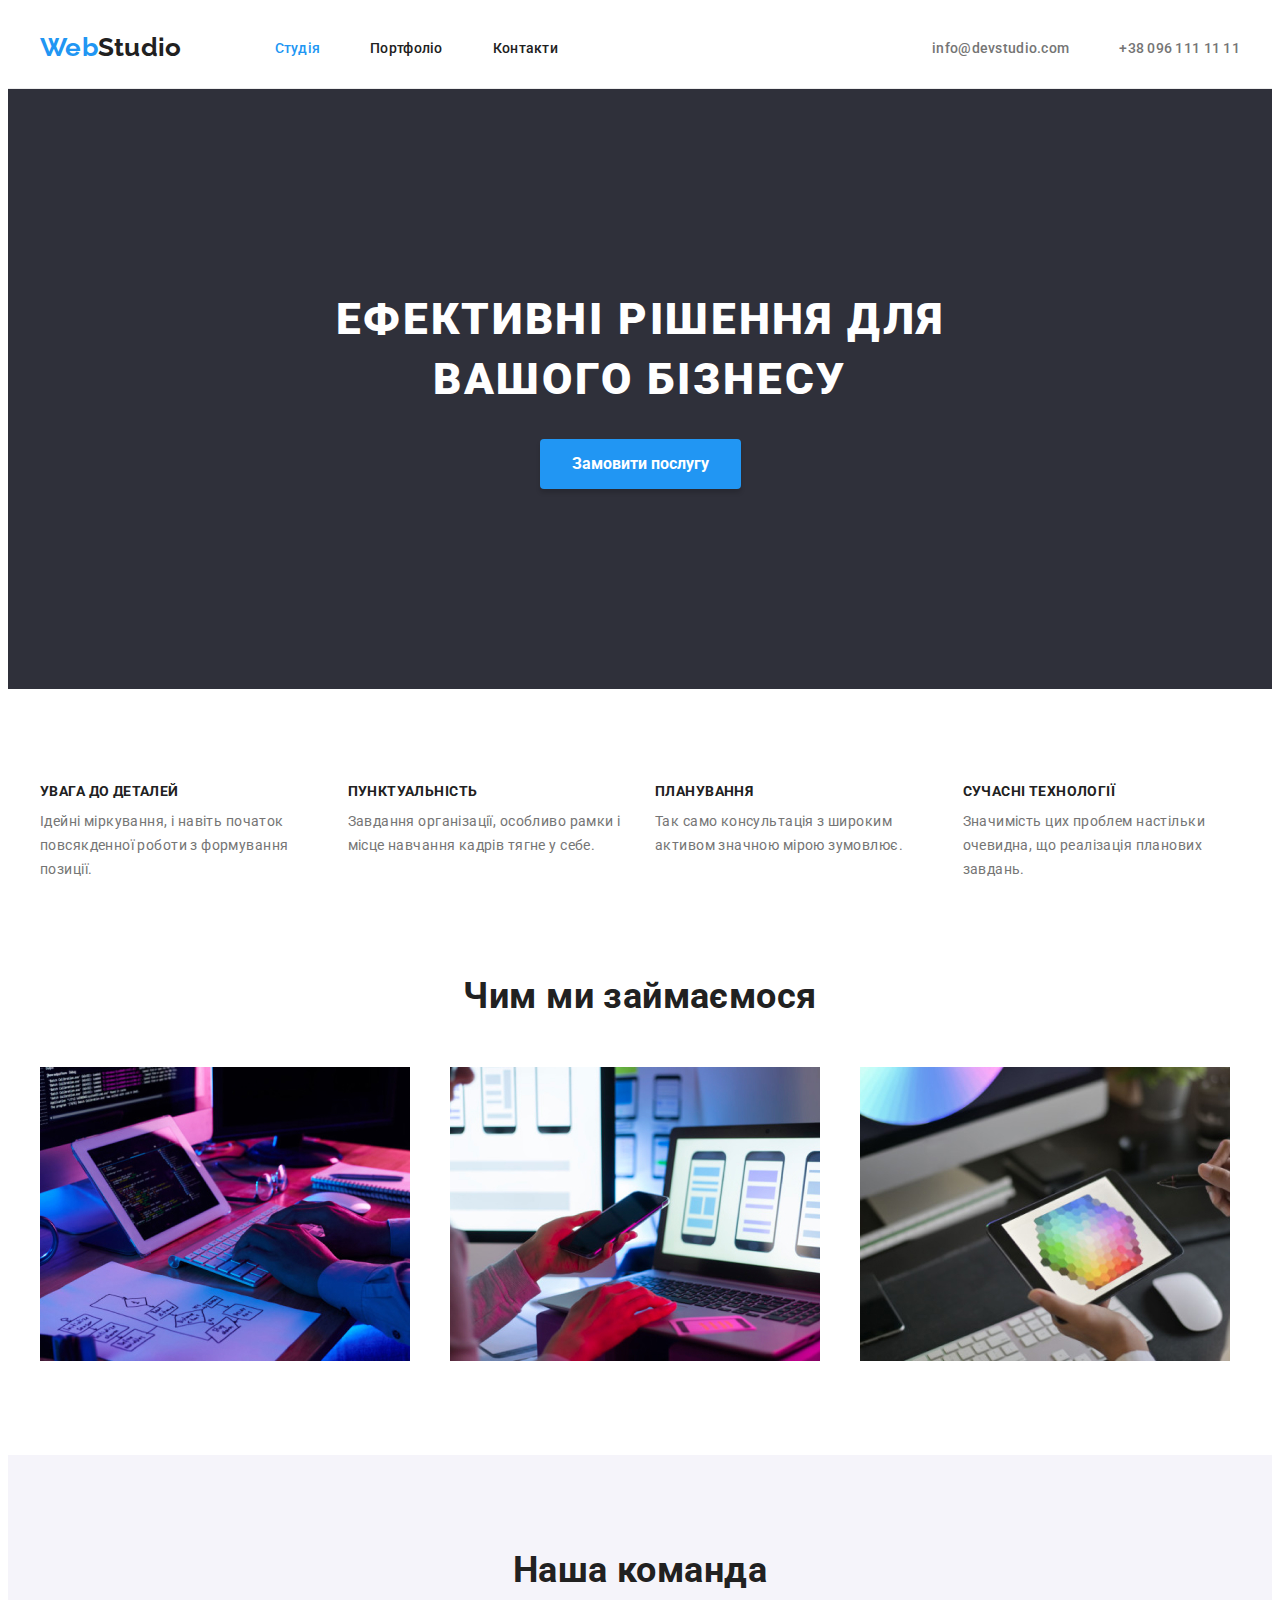
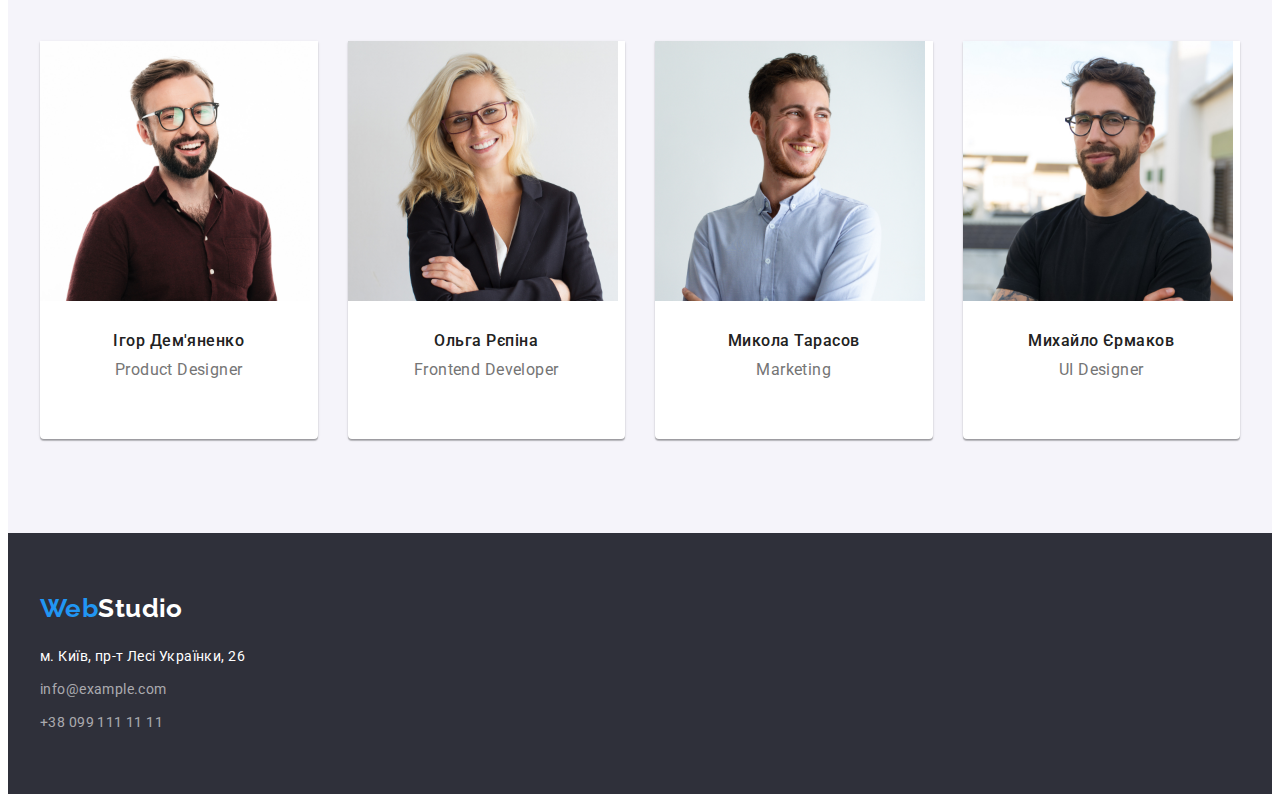
<file: index.html>
<!DOCTYPE html>
<html lang="uk">
  <head>
    <meta charset="UTF-8" />
    <meta http-equiv="X-UA-Compatible" content="IE=edge" />
    <meta name="viewport" content="width=device-width, initial-scale=1.0" />
    <title>Document</title>
    <!--Normalize start-->
    <link
      rel="stylesheet"
      href="https://cdnjs.cloudflare.com/ajax/libs/modern-normalize/1.1.0/modern-normalize.min.css"
      integrity="sha512-wpPYUAdjBVSE4KJnH1VR1HeZfpl1ub8YT/NKx4PuQ5NmX2tKuGu6U/JRp5y+Y8XG2tV+wKQpNHVUX03MfMFn9Q=="
      crossorigin="anonymous"
      referrerpolicy="no-referrer"
    />
    <!--Normalize end-->
    <link rel="preconnect" href="https://fonts.googleapis.com" />
    <link rel="preconnect" href="https://fonts.gstatic.com" crossorigin />
    <link
      rel="stylesheet"
      href="https://fonts.googleapis.com/css2?family=Raleway:wght@700&family=Roboto:wght@400;500;700;900&display=swap"
    />
    <link rel="stylesheet" href="./styles/styles.css" />
  </head>

  <body>
    <!--Шапка профиля-->
    <header class="header">
      <div class="container main-nav">
        <nav class="header-nav">
          <a class="logo-link link" href="/">Web<span class="logo-black">Studio</span></a>
          <ul class="nav-list list">
            <li class="nav-item">
              <a class="nav-link hover-link link current" href="index.html">Студія</a>
            </li>
            <li class="nav-item">
              <a class="nav-link hover-link link" href="portfolio.html">Портфоліо</a>
            </li>
            <li class="nav-item">
              <a class="nav-link hover-link link" href="./">Контакти</a>
            </li>
          </ul>
        </nav>

        <ul class="contact-list list">
          <li class="contact-item">
            <a class="contact-link hover-link link" href="mailto:info@devstudio.com"
              >info@devstudio.com</a
            >
          </li>
          <li class="contact-item">
            <a class="contact-link hover-link link" href="tel:+380961111111">+38 096 111 11 11</a>
          </li>
        </ul>
      </div>
    </header>
    <main>
      <!--Ефективні рішення-->
      <section class="hero section">
        <div class="container">
          <h1 class="hero-title">Ефективні рішення для вашого бізнесу</h1>
          <button class="hero-button" type="button">
            <span class="hero-btn-txt">Замовити послугу</span>
          </button>
        </div>
      </section>

      <!--Переваги-->
      <section class="advantades section">
        <div class="container">
          <ul class="advantades-list card-set list">
            <li class="advantades-item card-item">
              <h3 class="advantades-title">УВАГА ДО ДЕТАЛЕЙ</h3>
              <p class="advantades-article">
                Ідейні міркування, і навіть початок повсякденної роботи з формування позиції.
              </p>
            </li>
            <li class="advantades-item card-item">
              <h3 class="advantades-title">ПУНКТУАЛЬНІСТЬ</h3>
              <p class="advantades-article">
                Завдання організації, особливо рамки і місце навчання кадрів тягне у себе.
              </p>
            </li>
            <li class="advantades-item card-item">
              <h3 class="advantades-title">ПЛАНУВАННЯ</h3>
              <p class="advantades-article">
                Так само консультація з широким активом значною мірою зумовлює.
              </p>
            </li>
            <li class="advantades-item card-item">
              <h3 class="advantades-title">СУЧАСНІ ТЕХНОЛОГІЇ</h3>
              <p class="advantades-article">
                Значимість цих проблем настільки очевидна, що реалізація планових завдань.
              </p>
            </li>
          </ul>
        </div>
      </section>

      <!--Чим ми займаємося-->
      <section class="work section">
        <div class="container">
          <h2 class="section-title">Чим ми займаємося</h2>
          <ul class="work-list list card-set">
            <li class="work-item card-item">
              <img
                src="./images/img1.jpg"
                class="work-img"
                alt="Разработка кода"
                width="370"
                height="290"
              />
            </li>
            <li class="work-item card-item">
              <img
                src="./images/img2.jpg"
                class="work-img"
                alt="Разработка мобильных приложений"
                width="370"
                height="290"
              />
            </li>
            <li class="work-item card-item">
              <img
                src="./images/img3.jpg"
                class="work-img"
                alt="Разработка игр"
                width="370"
                height="290"
              />
            </li>
          </ul>
        </div>
      </section>

      <!--Наша команда-->

      <section class="command section">
        <div class="container">
          <h2 class="section-title">Наша команда</h2>
          <ul class="command-list card-set list">
            <li class="command-list-item card-item">
              <img
                src="./images/igor.jpg"
                class="command-img"
                alt="Ігор Дем'яненко"
                width="270"
                height="260"
              />
              <div class="command-border">
                <h3 class="command-subtitle">Ігор Дем'яненко</h3>
                <p class="command-item">Product Designer</p>
              </div>
            </li>
            <li class="command-list-item card-item">
              <img
                src="./images/olga.jpg"
                class="command-img"
                alt="Ольга Рєпіна"
                width="270"
                height="260"
              />
              <div class="command-border">
                <h3 class="command-subtitle">Ольга Рєпіна</h3>
                <p class="command-item">Frontend Developer</p>
              </div>
            </li>
            <li class="command-list-item card-item">
              <img
                src="./images/nikolay.jpg"
                class="command-img"
                alt="Микола Тарасов"
                width="270"
                height="260"
              />
              <div class="command-border">
                <h3 class="command-subtitle">Микола Тарасов</h3>
                <p class="command-item">Marketing</p>
              </div>
            </li>
            <li class="command-list-item card-item">
              <img
                src="./images/michail.jpg"
                class="command-img"
                alt="Михайло Єрмаков"
                width="270"
                height="260"
              />
              <div class="command-border">
                <h3 class="command-subtitle">Михайло Єрмаков</h3>
                <p class="command-item">UI Designer</p>
              </div>
            </li>
          </ul>
        </div>
      </section>
    </main>

    <!--Footer-->

    <footer class="footer">
      <div class="container">
        <a class="logo-link link" href="/"> Web<span class="logo-white">Studio</span></a>
        <address class="footer-adress">
          <ul class="adress-list list">
            <li class="adress-item">
              <a
                class="adress-link link"
                href="https://goo.gl/maps/TSJkPxfqwCvXyevN7"
                rel="noreferrer noopener"
                target="_blank"
                >м. Київ, пр-т Лесі Українки, 26</a
              >
            </li>
            <li class="adress-item">
              <a class="adress-link link" href="mailto:info@example.com">info@example.com</a>
            </li>
            <li class="adress-item">
              <a class="adress-link link" href="tel:+380991111111">+38 099 111 11 11</a>
            </li>
          </ul>
        </address>
      </div>
    </footer>
  </body>
</html>
</file>
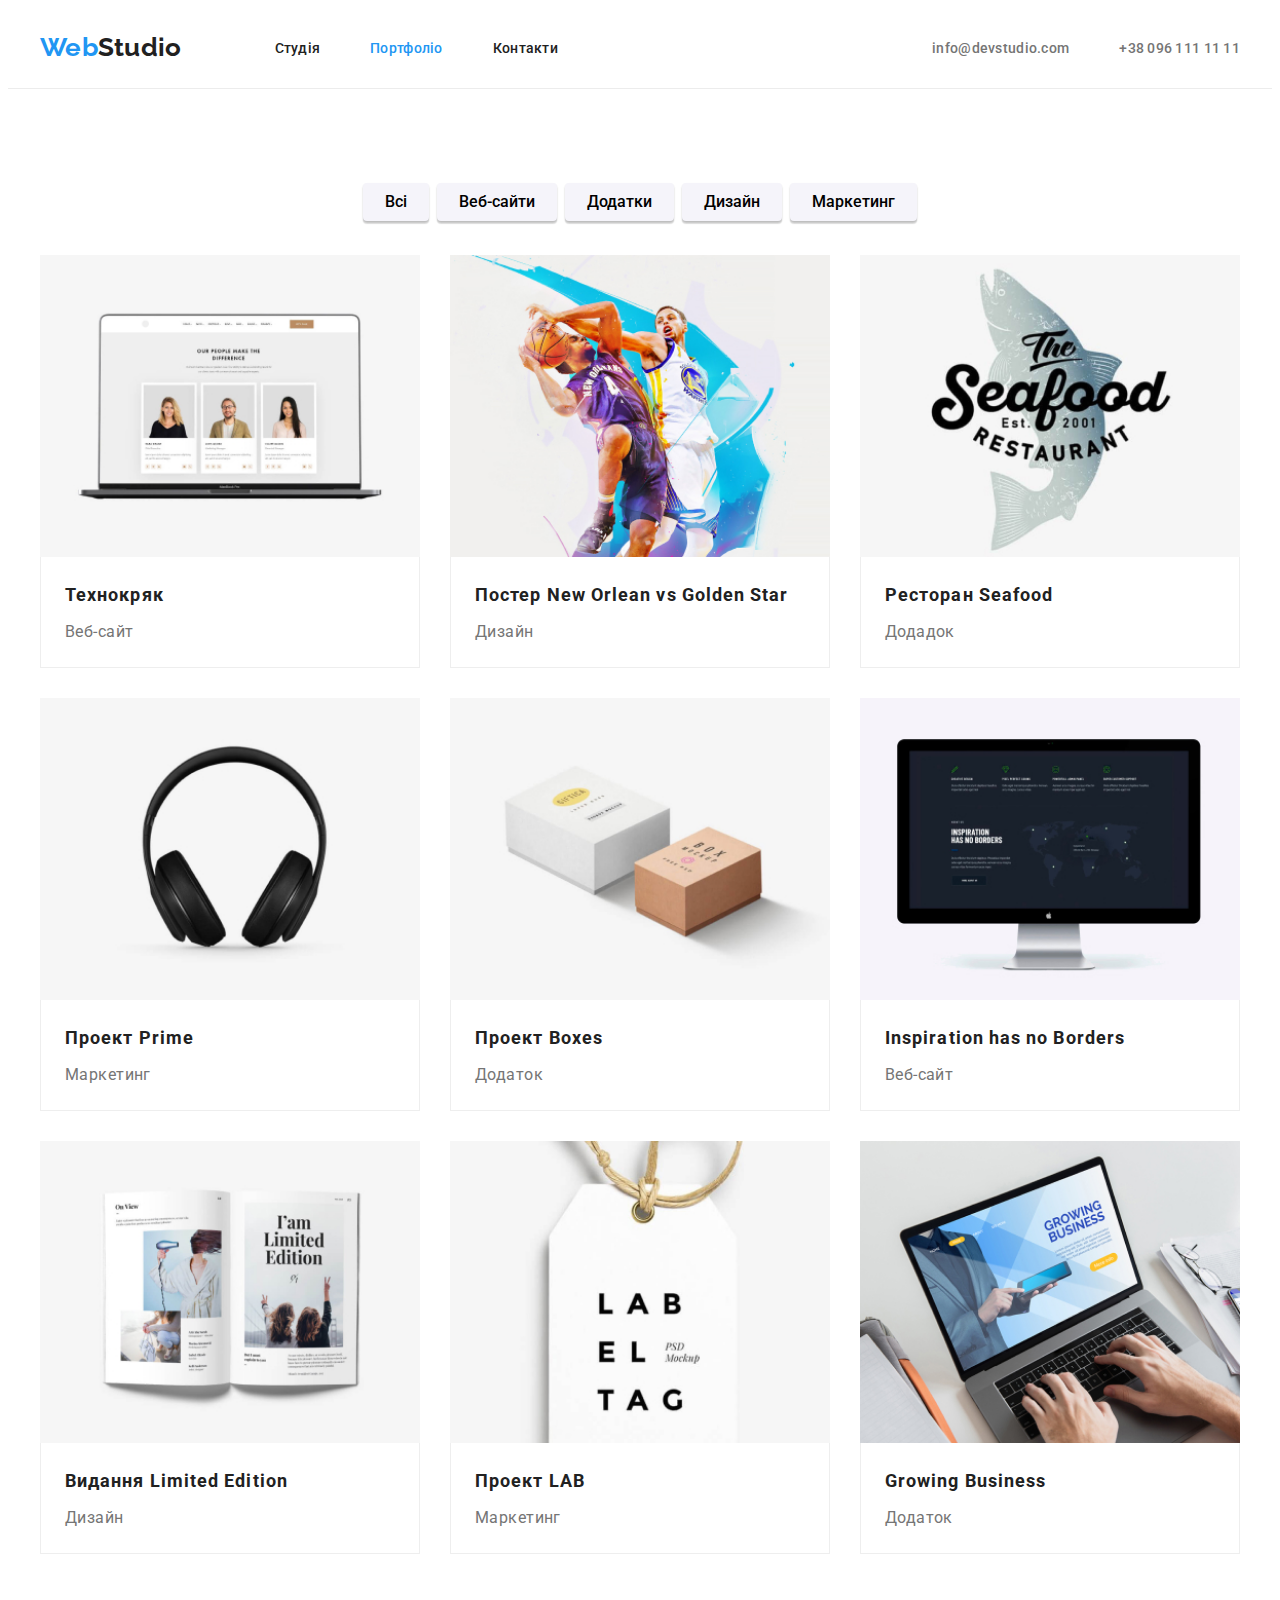
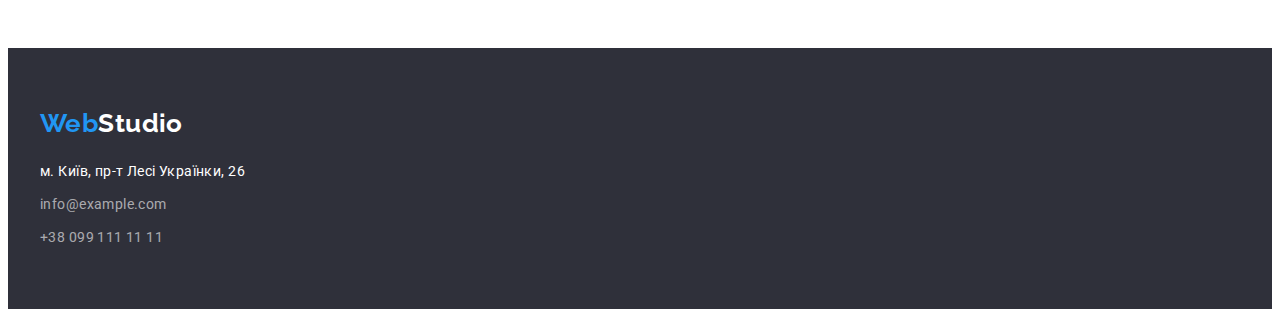
<file: portfolio.html>
<!DOCTYPE html>
<html lang="uk">
  <head>
    <meta charset="UTF-8" />
    <meta http-equiv="X-UA-Compatible" content="IE=edge" />
    <meta name="viewport" content="width=device-width, initial-scale=1.0" />
    <title>Document</title>
    <link rel="preconnect" href="https://fonts.googleapis.com" />
    <link rel="preconnect" href="https://fonts.gstatic.com" crossorigin />
    <link
      href="https://fonts.googleapis.com/css2?family=Raleway:wght@700&family=Roboto:wght@400;500;700;900&display=swap"
      rel="stylesheet"
    />
    <link rel="stylesheet" href="./styles/styles.css" />
  </head>

  <body>
    <!--Шапка портфолио-->
    <header class="header dorder-header">
      <div class="container main-nav">
        <nav class="header-nav">
          <a class="logo-link link" href="/">Web<span class="logo-black">Studio</span></a>
          <ul class="nav-list list">
            <li class="nav-item">
              <a class="nav-link hover-link link" href="index.html">Студія</a>
            </li>
            <li class="nav-item">
              <a class="nav-link hover-link link current" href="portfolio.html">Портфоліо</a>
            </li>
            <li class="nav-item">
              <a class="nav-link hover-link link" href="./">Контакти</a>
            </li>
          </ul>
        </nav>

        <ul class="contact-list list">
          <li class="contact-item">
            <a class="contact-link hover-link link" href="mailto:info@devstudio.com"
              >info@devstudio.com</a
            >
          </li>
          <li class="contact-item">
            <a class="contact-link hover-link link" href="tel:+380961111111">+38 096 111 11 11</a>
          </li>
        </ul>
      </div>
    </header>
    <!--Проекти-->
    <main>
      <section class="projects section">
        <div class="container">
          <h1 class="visually-hidden">Projects</h1>
          <ul class="projects-list list">
            <li class="projects-item">
              <button class="projects-btn" type="button">
                <span class="project-btn-txt">Всі</span>
              </button>
            </li>
            <li class="projects-item">
              <button class="projects-btn" type="button">
                <span class="project-btn-txt">Веб-сайти</span>
              </button>
            </li>
            <li class="projects-item">
              <button class="projects-btn" type="button">
                <span class="project-btn-txt">Додатки</span>
              </button>
            </li>
            <li class="projects-item">
              <button class="projects-btn" type="button">
                <span class="project-btn-txt">Дизайн</span>
              </button>
            </li>
            <li class="projects-item">
              <button class="projects-btn" type="button">
                <span class="project-btn-txt">Маркетинг</span>
              </button>
            </li>
          </ul>

          <!--Portfolio-->

          <ul class="portfolio-list list card-set">
            <li class="portfolio-item card-item">
              <a class="portfolio-link link" href="">
                <img
                  class="portfolio-img"
                  src="./portfolio-images/img1.jpg"
                  alt="Технокряк"
                  width="370"
                  height="294"
                />
                <div class="portfolio-border">
                  <h2 class="portfolio-title">Технокряк</h2>
                  <p class="portfolio-article">Веб-сайт</p>
                </div>
              </a>
            </li>
            <li class="portfolio-item card-item">
              <a class="portfolio-link link" href="">
                <img
                  class="portfolio-img"
                  src="./portfolio-images/img2.jpg"
                  alt="Постер New Orlean vs Golden Star"
                  width="370"
                  height="294"
                />
                <div class="portfolio-border">
                  <h2 class="portfolio-title">Постер New Orlean vs Golden Star</h2>
                  <p class="portfolio-article">Дизайн</p>
                </div>
              </a>
            </li>
            <li class="portfolio-item card-item">
              <a class="portfolio-link link" href="">
                <img
                  class="portfolio-img"
                  src="./portfolio-images/img3.jpg"
                  alt="Ресторан Seafood"
                  width="370"
                  height="294"
                />
                <div class="portfolio-border">
                  <h2 class="portfolio-title">Ресторан Seafood</h2>
                  <p class="portfolio-article">Додадок</p>
                </div>
              </a>
            </li>
            <li class="portfolio-item card-item">
              <a class="portfolio-link link" href="">
                <img
                  class="portfolio-img"
                  src="./portfolio-images/img4.jpg"
                  alt="Проект Prime"
                  width="370"
                  height="294"
                />
                <div class="portfolio-border">
                  <h2 class="portfolio-title">Проект Prime</h2>
                  <p class="portfolio-article">Маркетинг</p>
                </div>
              </a>
            </li>
            <li class="portfolio-item card-item">
              <a class="portfolio-link link" href="">
                <img
                  class="portfolio-img"
                  src="./portfolio-images/img5.jpg"
                  alt="Проект Boxes"
                  width="370"
                  height="294"
                />
                <div class="portfolio-border">
                  <h2 class="portfolio-title">Проект Boxes</h2>
                  <p class="portfolio-article">Додаток</p>
                </div>
              </a>
            </li>
            <li class="portfolio-item card-item">
              <a class="portfolio-link link" href="">
                <img
                  class="portfolio-img"
                  src="./portfolio-images/img6.jpg"
                  alt="Inspiration has no Borders"
                  width="370"
                  height="294"
                />
                <div class="portfolio-border">
                  <h2 class="portfolio-title">Inspiration has no Borders</h2>
                  <p class="portfolio-article">Веб-сайт</p>
                </div>
              </a>
            </li>
            <li class="portfolio-item card-item">
              <a class="portfolio-link link" href="">
                <img
                  class="portfolio-img"
                  src="./portfolio-images/img7.jpg"
                  alt="Издание Limited Edition"
                  width="370"
                  height="294"
                />
                <div class="portfolio-border">
                  <h2 class="portfolio-title">Видання Limited Edition</h2>
                  <p class="portfolio-article">Дизайн</p>
                </div>
              </a>
            </li>
            <li class="portfolio-item card-item">
              <a class="portfolio-link link" href="">
                <img
                  class="portfolio-img"
                  src="./portfolio-images/img8.jpg"
                  alt="Проект LAB"
                  width="370"
                  height="294"
                />
                <div class="portfolio-border">
                  <h2 class="portfolio-title">Проект LAB</h2>
                  <p class="portfolio-article">Маркетинг</p>
                </div>
              </a>
            </li>
            <li class="portfolio-item card-item">
              <a class="portfolio-link link" href="">
                <img
                  class="portfolio-img"
                  src="./portfolio-images/img9.jpg"
                  alt="Growing Business"
                  width="370"
                  height="294"
                />
                <div class="portfolio-border">
                  <h2 class="portfolio-title">Growing Business</h2>
                  <p class="portfolio-article">Додаток</p>
                </div>
              </a>
            </li>
          </ul>
        </div>
      </section>
    </main>
    <!--Підвал-->
    <footer class="footer">
      <div class="container">
        <a class="logo-link link" href="/"> Web<span class="logo-white">Studio</span></a>
        <address class="footer-adress">
          <ul class="adress-list list">
            <li class="adress-item">
              <a
                class="adress-link link"
                href="https://goo.gl/maps/TSJkPxfqwCvXyevN7"
                rel="noreferrer noopener"
                target="_blank"
                >м. Київ, пр-т Лесі Українки, 26</a
              >
            </li>
            <li class="adress-item">
              <a class="adress-link link" href="mailto:info@example.com">info@example.com</a>
            </li>
            <li class="adress-item">
              <a class="adress-link link" href="tel:+380991111111">+38 099 111 11 11</a>
            </li>
          </ul>
        </address>
      </div>
    </footer>
  </body>
</html>
</file>
<file: styles/styles.css>
:root {
  /*Fonts*/
  --main-font: 'Roboto';
  --secondary-font: 'Raleway';
  /*Text colors*/
  --main-txt-cl: #757575;
  --black-txt-cl: #212121;
  --white-txt-cl: #ffffff;
  --accent-txt-cl: #2196f3;
  --icons-cl: #afb1b8;

  /*Bg colors*/
  --dark-bg-cl: #2f303a;
  --grey-bg-cl: #f5f4fa;
  --main-bg-btn-cl: #2196f3;
  --bg-btn-cl: #188ce8;
  --white-bg-cl: #ffffff;

  /*Others*/
  --gap: 30px;
  --item: 4;
}
body {
  font-family: var(--main-font);
  font-weight: 400;
  font-size: 14px;
  line-height: calc(24 / 14);
  letter-spacing: 0.03em;
  color: var(--main-txt-cl);
}
/*Частичный ресет браузера start*/
a {
  text-decoration: none;
  color: currentColor;
}
h1,
h2,
h3,
h4,
h5,
h6,
p {
  margin: 0;
}
ul {
  list-style: none;
  padding: 0;
  margin: 0;
}
img {
  display: block;
  max-width: 100%;
  height: auto;
}
/*Частичный ресет браузера end*/
.link {
  text-decoration: none;
}
.list {
  list-style: none;
}
.container {
  width: 1200px;
  padding-left: 15px;
  padding-right: 15px;
  margin-left: auto;
  margin-right: auto;
}
.section {
  padding-top: 94px;
  padding-bottom: 94px;
}

.card-set {
  display: flex;
  flex-wrap: wrap;
  gap: var(--gap);
}

.card-item {
  flex-basis: calc((100% - (var(--item) - 1) * var(--gap)) / var(--item));
}
/*header*/

.header {
  font-weight: 500;
  line-height: calc(16 / 14);
  letter-spacing: 0.02em;
  border-bottom: 1px solid #ececec;
}
.header .logo-link {
  padding-top: 24px;
  padding-bottom: 24px;
}

.main-nav {
  display: flex;
  align-items: center;
}
.header-nav {
  display: flex;
  gap: 93px;
}

.logo-link {
  font-family: var(--secondary-font);
  font-weight: 700;
  font-size: 26px;
  line-height: calc(31 / 26);
  color: var(--accent-txt-cl);
}

.logo-black {
  color: var(--black-txt-cl);
}

.nav-list {
  display: flex;
  flex-wrap: wrap;
  gap: 50px;
}

.nav-item {
  color: var(--black-txt-cl);
}
.nav-link,
.contact-link {
  display: flex;
  align-items: center;
  color: var(--black-txt-cl);
  padding-top: 32px;
  padding-bottom: 32px;
}
.current {
  color: var(--accent-txt-cl);
}

.hover-link:hover,
.hover-link:focus {
  color: var(--accent-txt-cl);
}

/*contact list*/

.contact-list {
  display: flex;
  margin-left: auto;
}
.contact-list .contact-item + .contact-item {
  margin-left: 50px;
}
.contact-item {
}
.contact-link {
  color: inherit;
}

/*Main content*/

.hero {
  background-color: var(--dark-bg-cl);
  text-align: center;
  padding: 200px 0;
  max-width: 1600px;
  margin-left: auto;
  margin-right: auto;
}

.hero-title {
  width: 696px;
  font-weight: 900;
  font-size: 44px;
  line-height: calc(60 / 44);
  letter-spacing: 0.06em;
  text-transform: uppercase;
  color: var(--white-txt-cl);
  margin-bottom: 30px;
  margin-left: auto;
  margin-right: auto;
}

.hero-button {
  font-family: var(--main-font);
  background: var(--main-bg-btn-cl);
  box-shadow: 0px 4px 4px rgba(0, 0, 0, 0.15);
  border: none;
  border-radius: 4px;
  display: inline-block;
  padding: 10px 32px;
}
.hero-button:hover {
  background: var(--bg-btn-cl);
  border-radius: 4px;
}
.hero-btn-txt {
  font-weight: 700;
  font-size: 16px;
  line-height: calc(30 / 16);
  color: #ffffff;
}

/*Преимущества*/

.advantades {
}

.advantades-item {
}

.advantades-title {
  font-weight: 700;
  font-size: 14px;
  line-height: calc(16 / 14);
  text-transform: uppercase;
  color: var(--black-txt-cl);
  margin-bottom: 10px;
}

.advantades-article {
}

/*Чем занимается*/

.work {
  padding-top: 0;
}

.section-title {
  font-weight: 700;
  font-size: 36px;
  line-height: calc(42 / 36);
  text-align: center;
  color: var(--black-txt-cl);
  margin-bottom: 50px;
}

.work-list {
  --item: 3;
}
.work-item {
}
.work-item {
}

.work-img {
}

/*Наша команда*/

.command {
  background-color: #f5f4fa;
  max-width: 1600px;
  margin-left: auto;
  margin-right: auto;
}

.command-list {
}

.command-list-item {
  background-color: var(--white-bg-cl);
  text-align: center;
  flex-basis: calc((100% - 90px) / 4);
  box-shadow: 0px 1px 3px rgba(0, 0, 0, 0.12), 0px 1px 1px rgba(0, 0, 0, 0.14),
    0px 2px 1px rgba(0, 0, 0, 0.2);
  border-radius: 0px 0px 4px 4px;
}

.command-img {
}
.command-border {
  padding: 30px;
}
.command-subtitle {
  font-weight: 500;
  font-size: 16px;
  margin-bottom: 10px;
}
.command-item {
  font-size: 16px;
  line-height: calc(19 / 16);
  padding-bottom: 30px;
}
.command-subtitle {
  font-weight: 500;
  font-size: 16px;
  line-height: calc(19 / 16);
  letter-spacing: 0.03em;
  color: var(--black-txt-cl);
}

/*Footer*/

.footer {
  background-color: var(--dark-bg-cl);
  padding-top: 60px;
  padding-bottom: 60px;
}
.footer .logo-link {
  display: block;
  margin-bottom: 20px;
}
.logo-white {
  color: var(--white-txt-cl);
}

.footer-adress {
  font-style: inherit;
  color: rgba(255, 255, 255, 0.6);
}

.adress-list {
}

.adress-item:not(:last-child) {
  margin-bottom: 9px;
}

.adress-link {
  color: inherit;
}
.adress-link[target='_blank'] {
  color: #ffffff;
}

/*PORTFOLIO*/

/*Projekts*/

.projects {
  padding-top: 94px;
}

.visually-hidden {
  position: absolute;
  width: 1px;
  height: 1px;
  margin: -1px;
  border: 0;
  padding: 0;
  white-space: nowrap;
  clip-path: inset(100%);
  clip: rect(0 0 0 0);
  overflow: hidden;
}

.projects-list {
  display: flex;
  justify-content: center;
  gap: 8px;
  margin-bottom: 34px;
}

.projects-btn {
  font-family: var(--main-font);
  font-weight: 500;
  font-size: 16px;
  line-height: calc(26 / 16);
  background: var(--grey-bg-cl);
  box-shadow: 0px 3px 1px rgba(0, 0, 0, 0.1), 0px 1px 2px rgba(0, 0, 0, 0.08),
    0px 2px 2px rgba(0, 0, 0, 0.12);
  border-radius: 4px;
  border: none;
  text-align: center;
  padding: 6px 22px;
}
.projects-btn:hover {
  background: var(--main-bg-btn-cl);
  color: #ffffff;
}
.project-btn-txt {
}
/*Portfolio*/

.portfolio-list {
  --item: 3;
}
.portfolio-item {
}
.portfolio-link {
}
.portfolio-img {
  width: 100%;
}
.portfolio-border {
  border: 1px solid #eeeeee;
  border-top: none;
  padding: 20px 24px;
}
.portfolio-title {
  font-weight: 700;
  font-size: 18px;
  line-height: calc(36 / 18);
  letter-spacing: 0.06em;
  color: var(--black-txt-cl);
  margin-bottom: 4px;
}
.portfolio-article {
  font-size: 16px;
  line-height: calc(30 / 16);
}
</file>
